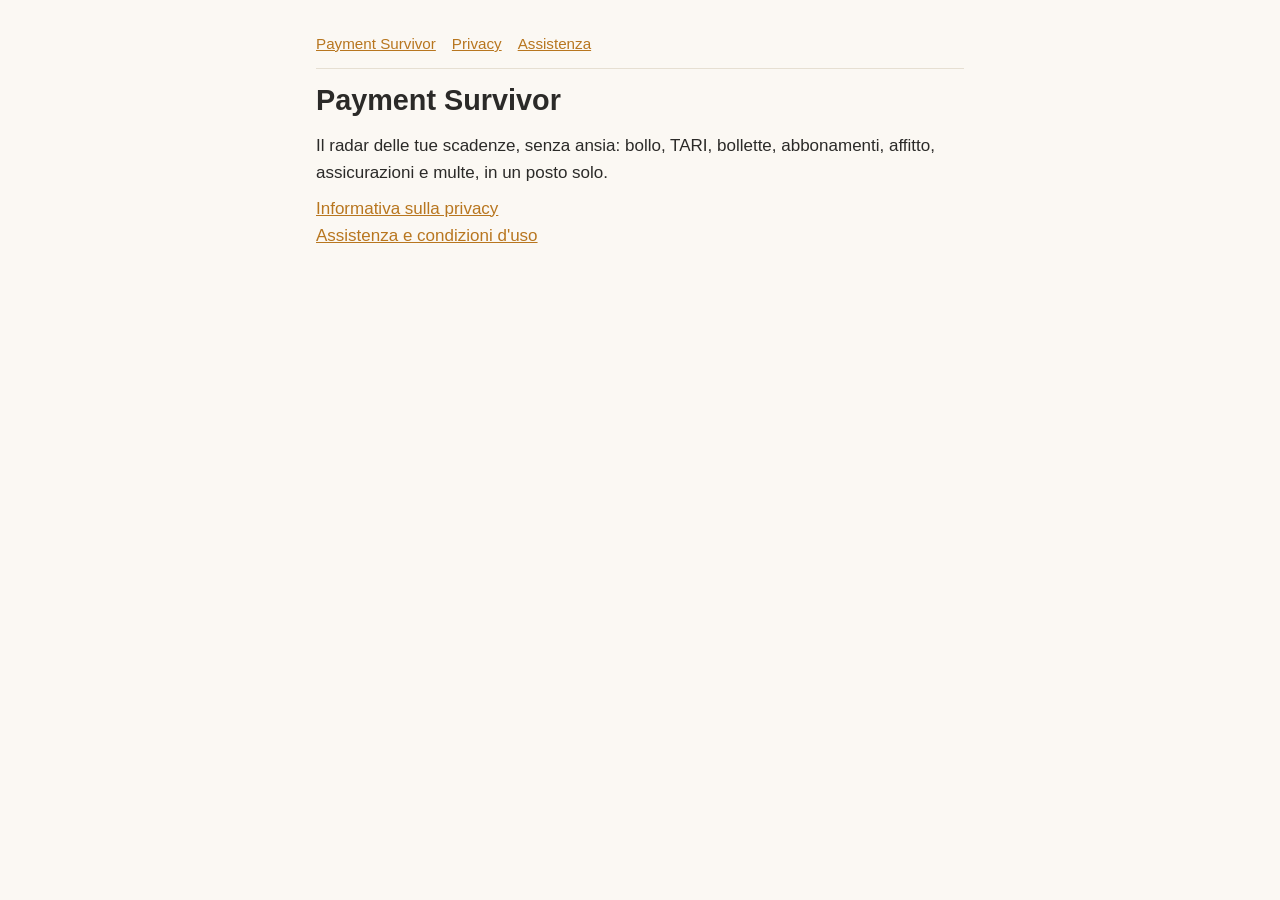
<file: index.html>
<!doctype html>
<html lang="it"><head><meta charset="utf-8"><meta name="viewport" content="width=device-width,initial-scale=1">
<title>Informazioni · Payment Survivor</title><link rel="stylesheet" href="style.css"></head>
<body><main><nav><a href="./">Payment Survivor</a><a href="privacy.html">Privacy</a><a href="supporto.html">Assistenza</a></nav>
<h1>Payment Survivor</h1>
<p>Il radar delle tue scadenze, senza ansia: bollo, TARI, bollette, abbonamenti, affitto, assicurazioni e multe, in un posto solo.</p>
<p><a href="privacy.html">Informativa sulla privacy</a><br><a href="supporto.html">Assistenza e condizioni d'uso</a></p>
</main></body></html>
</file>
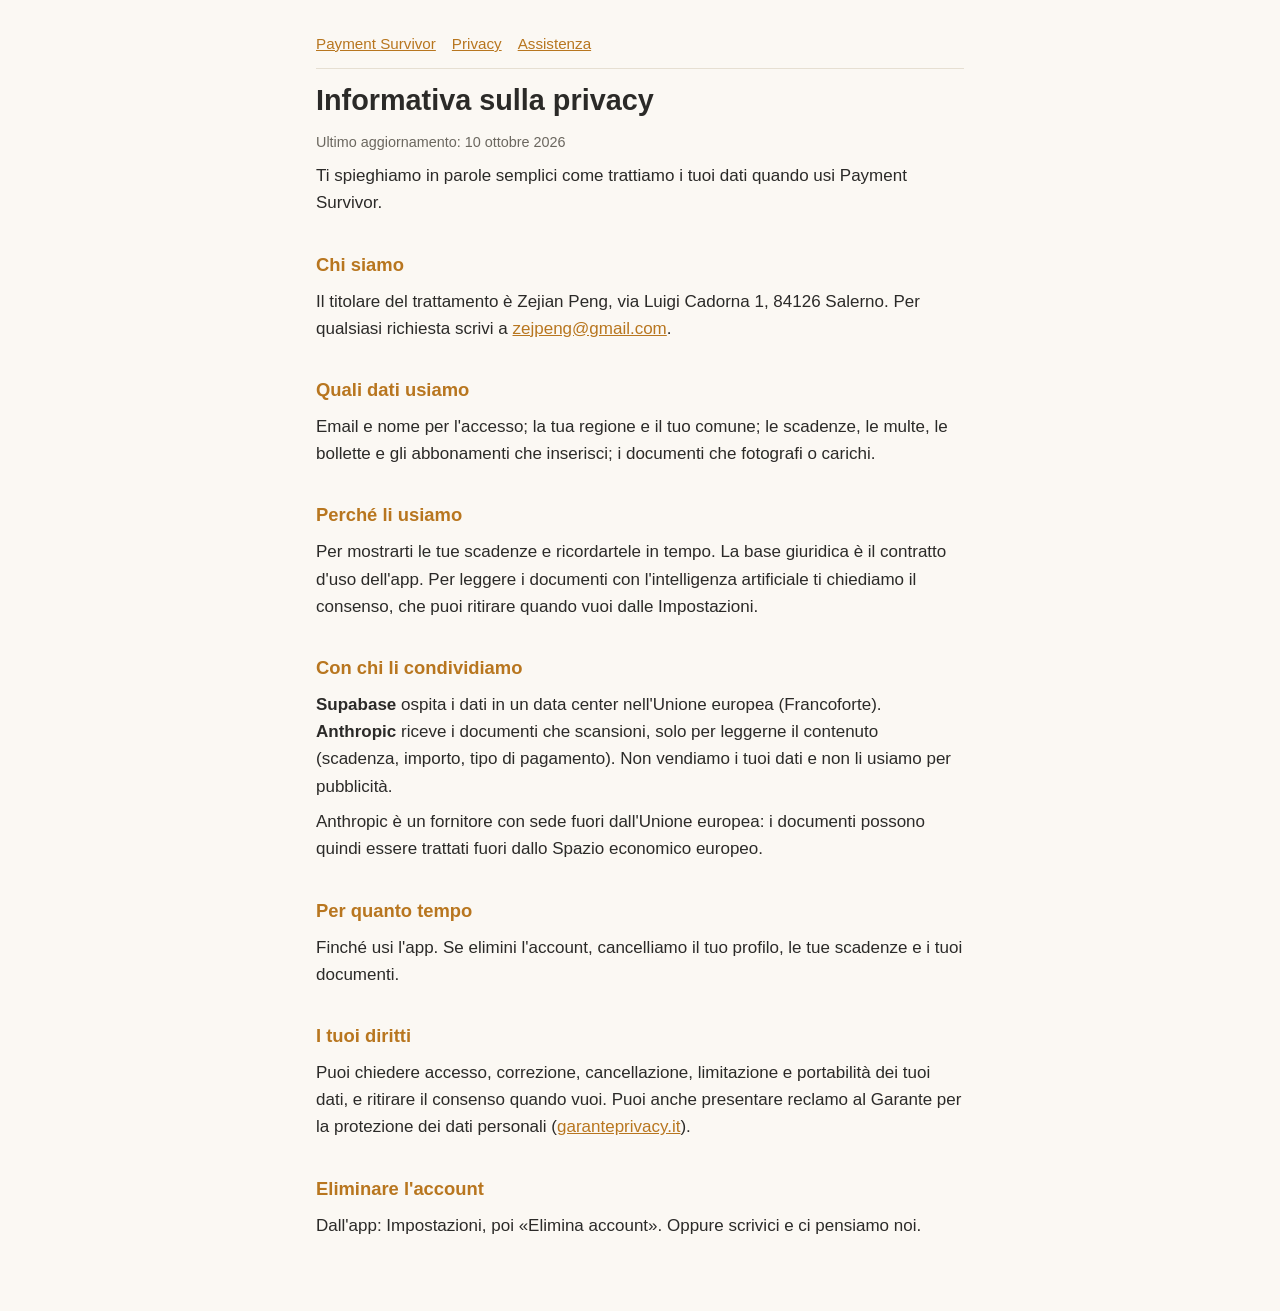
<file: privacy.html>
<!doctype html>
<html lang="it"><head><meta charset="utf-8"><meta name="viewport" content="width=device-width,initial-scale=1">
<title>Informativa sulla privacy · Payment Survivor</title><link rel="stylesheet" href="style.css"></head>
<body><main><nav><a href="./">Payment Survivor</a><a href="privacy.html">Privacy</a><a href="supporto.html">Assistenza</a></nav>
<h1>Informativa sulla privacy</h1>
<p class="mut">Ultimo aggiornamento: 10 ottobre 2026</p>
<p>Ti spieghiamo in parole semplici come trattiamo i tuoi dati quando usi Payment Survivor.</p>
<h2>Chi siamo</h2>
<p>Il titolare del trattamento è Zejian Peng, via Luigi Cadorna 1, 84126 Salerno. Per qualsiasi richiesta scrivi a <a href="mailto:zejpeng@gmail.com">zejpeng@gmail.com</a>.</p>
<h2>Quali dati usiamo</h2>
<p>Email e nome per l'accesso; la tua regione e il tuo comune; le scadenze, le multe, le bollette e gli abbonamenti che inserisci; i documenti che fotografi o carichi.</p>
<h2>Perché li usiamo</h2>
<p>Per mostrarti le tue scadenze e ricordartele in tempo. La base giuridica è il contratto d'uso dell'app. Per leggere i documenti con l'intelligenza artificiale ti chiediamo il consenso, che puoi ritirare quando vuoi dalle Impostazioni.</p>
<h2>Con chi li condividiamo</h2>
<p><strong>Supabase</strong> ospita i dati in un data center nell'Unione europea (Francoforte). <strong>Anthropic</strong> riceve i documenti che scansioni, solo per leggerne il contenuto (scadenza, importo, tipo di pagamento). Non vendiamo i tuoi dati e non li usiamo per pubblicità.</p>
<!-- TODO prima del lancio pubblico: indicare le garanzie per il trasferimento extra-UE verso Anthropic, dopo revisione professionale -->
<p>Anthropic è un fornitore con sede fuori dall'Unione europea: i documenti possono quindi essere trattati fuori dallo Spazio economico europeo.</p>
<h2>Per quanto tempo</h2>
<p>Finché usi l'app. Se elimini l'account, cancelliamo il tuo profilo, le tue scadenze e i tuoi documenti.</p>
<h2>I tuoi diritti</h2>
<p>Puoi chiedere accesso, correzione, cancellazione, limitazione e portabilità dei tuoi dati, e ritirare il consenso quando vuoi. Puoi anche presentare reclamo al Garante per la protezione dei dati personali (<a href="https://www.garanteprivacy.it">garanteprivacy.it</a>).</p>
<h2>Eliminare l'account</h2>
<p>Dall'app: Impostazioni, poi «Elimina account». Oppure scrivici e ci pensiamo noi.</p>
</main></body></html>
</file>
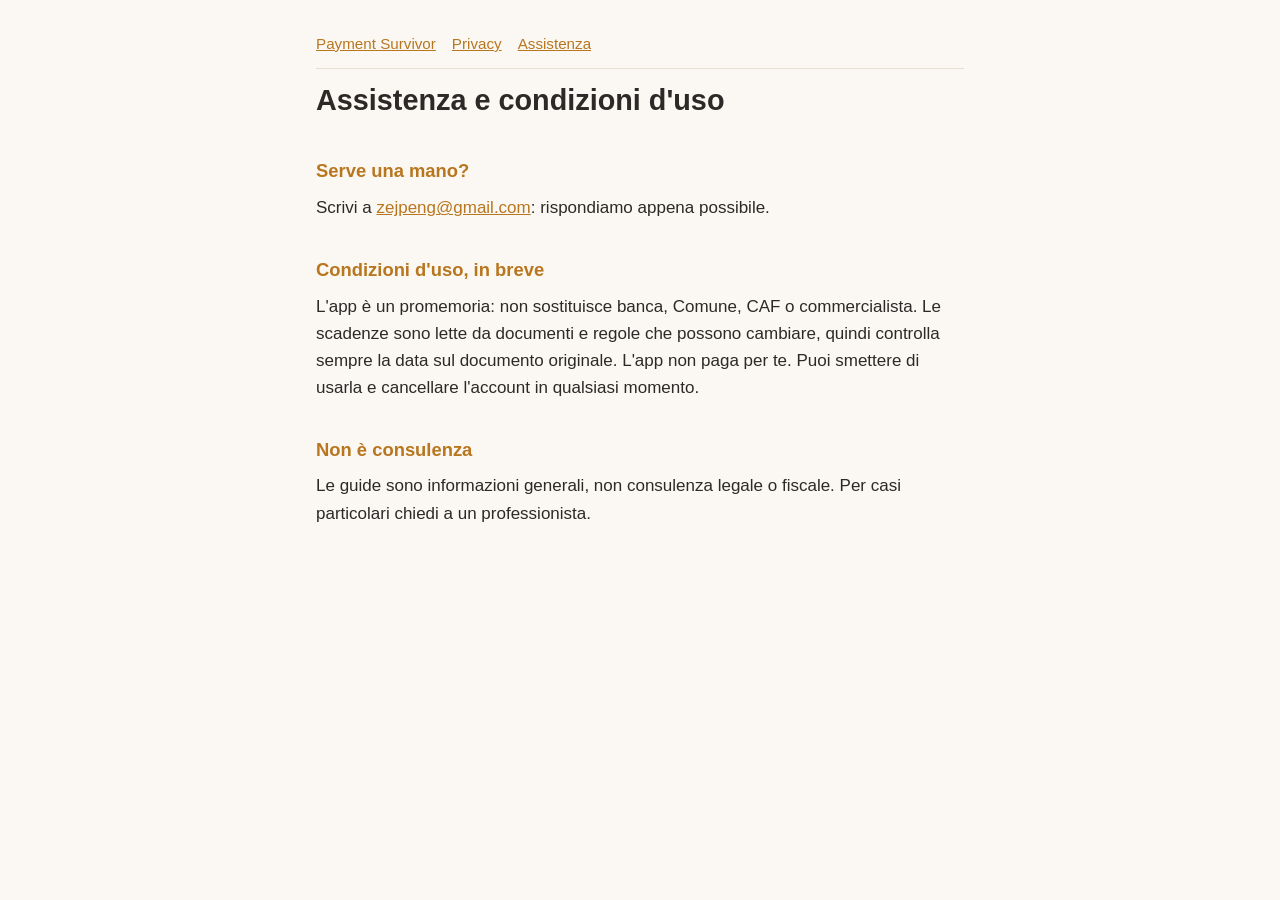
<file: supporto.html>
<!doctype html>
<html lang="it"><head><meta charset="utf-8"><meta name="viewport" content="width=device-width,initial-scale=1">
<title>Assistenza · Payment Survivor</title><link rel="stylesheet" href="style.css"></head>
<body><main><nav><a href="./">Payment Survivor</a><a href="privacy.html">Privacy</a><a href="supporto.html">Assistenza</a></nav>
<h1>Assistenza e condizioni d'uso</h1>
<h2>Serve una mano?</h2>
<p>Scrivi a <a href="mailto:zejpeng@gmail.com">zejpeng@gmail.com</a>: rispondiamo appena possibile.</p>
<h2>Condizioni d'uso, in breve</h2>
<p>L'app è un promemoria: non sostituisce banca, Comune, CAF o commercialista. Le scadenze sono lette da documenti e regole che possono cambiare, quindi controlla sempre la data sul documento originale. L'app non paga per te. Puoi smettere di usarla e cancellare l'account in qualsiasi momento.</p>
<h2>Non è consulenza</h2>
<p>Le guide sono informazioni generali, non consulenza legale o fiscale. Per casi particolari chiedi a un professionista.</p>
</main></body></html>
</file>
<file: style.css>
:root{--bg:#fbf8f3;--fg:#2b2a28;--mut:#6b675f;--acc:#b8761f;--line:#e6dfd2}
@media (prefers-color-scheme:dark){:root{--bg:#1e1d1b;--fg:#ece8e0;--mut:#a9a49a;--acc:#e0a24f;--line:#38352f}}
*{box-sizing:border-box}
body{margin:0;background:var(--bg);color:var(--fg);font:17px/1.6 -apple-system,BlinkMacSystemFont,"Segoe UI",Roboto,sans-serif}
main{max-width:680px;margin:0 auto;padding:32px 16px 64px}
h1{font-size:1.8rem;margin:.2em 0}h2{font-size:1.15rem;margin:1.8em 0 .3em;color:var(--acc)}
p,li{margin:.5em 0}a{color:var(--acc)}.mut{color:var(--mut);font-size:.9rem}
nav{border-bottom:1px solid var(--line);padding-bottom:12px;margin-bottom:8px;font-size:.95rem}
nav a{margin-right:16px}
</file>
